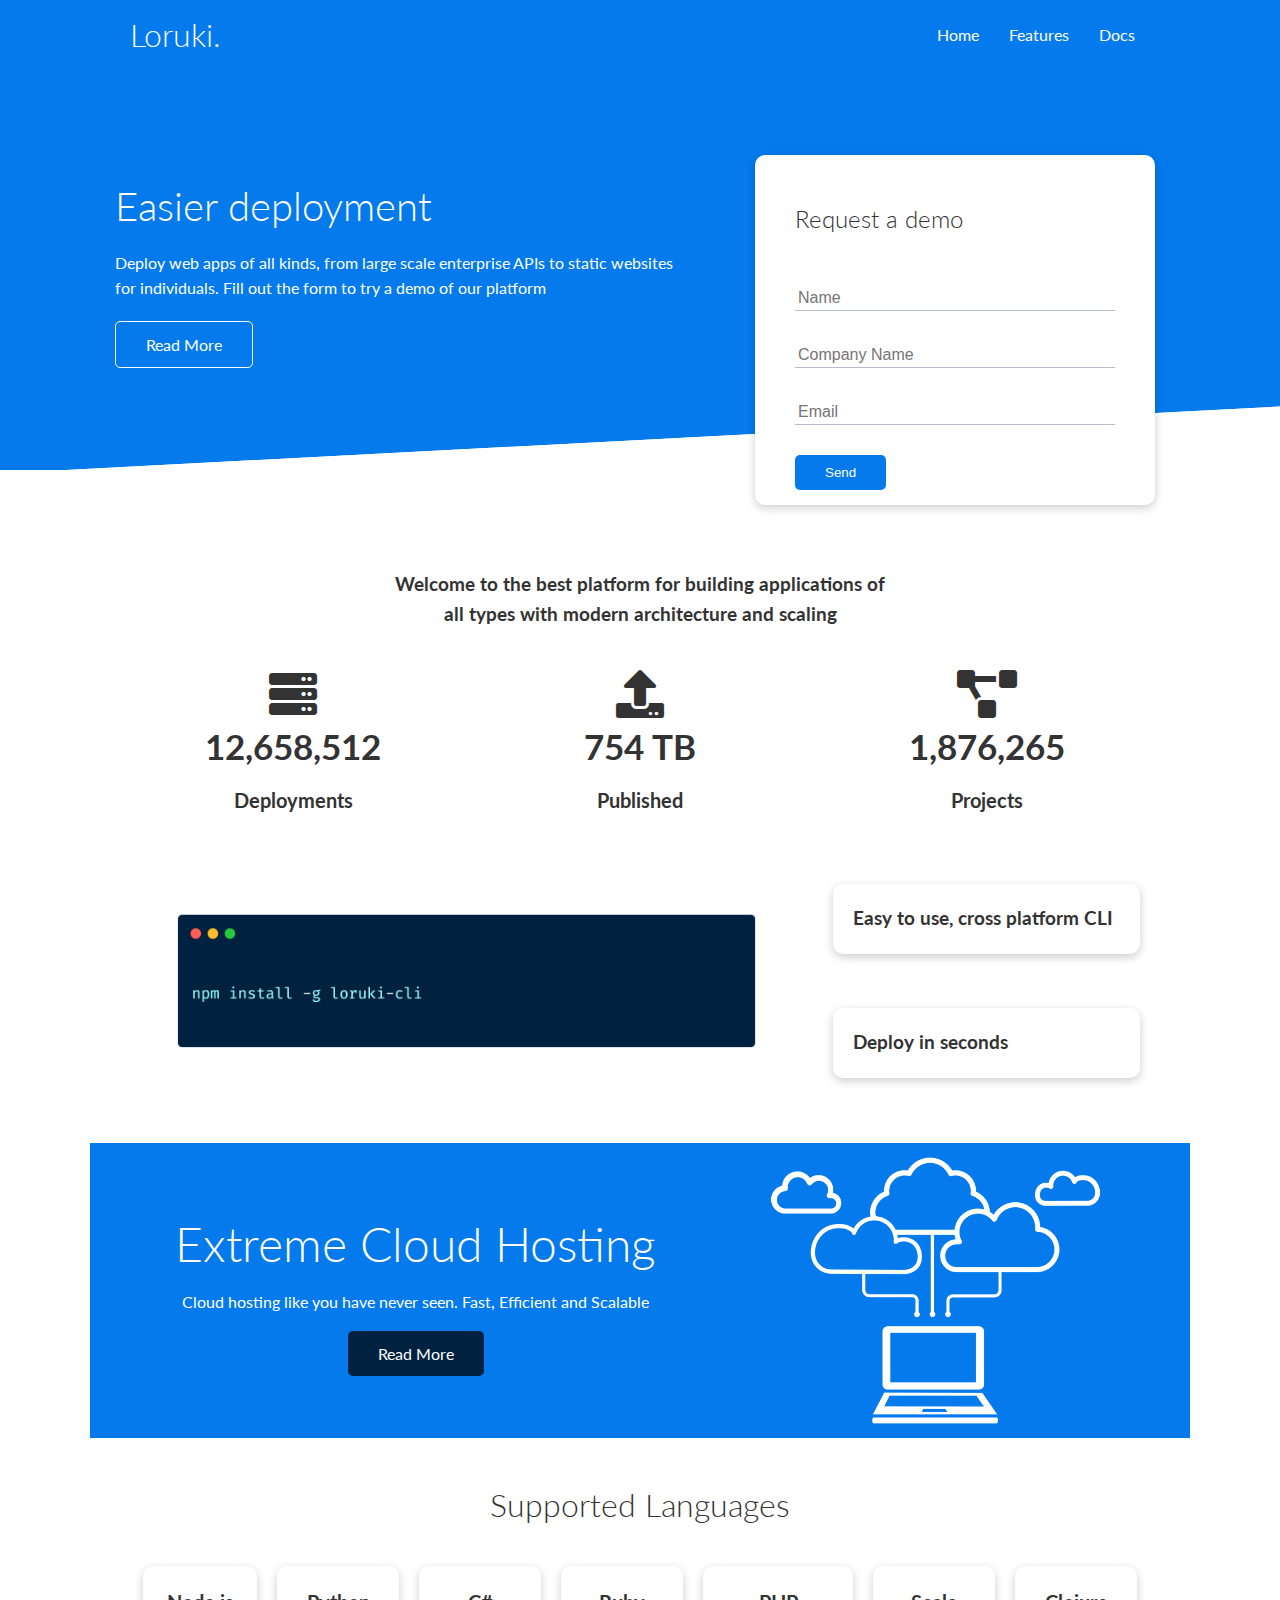
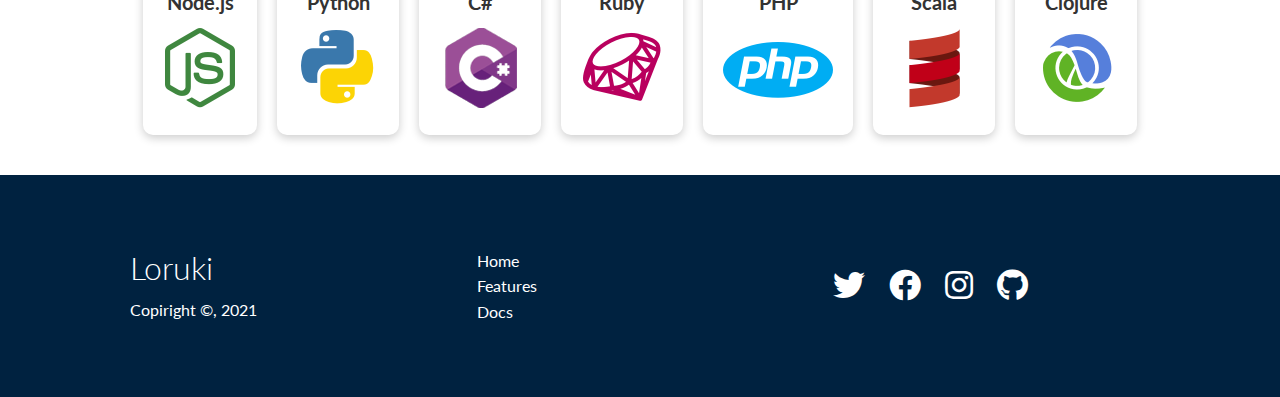
<file: index.html>
<!DOCTYPE html>
<html lang="en">

    <head>
        <meta charset="UTF-8">
        <meta name="viewport" content="width=device-width, initial-scale=1.0">
        <link rel="stylesheet" href="https://cdnjs.cloudflare.com/ajax/libs/font-awesome/5.15.2/css/all.min.css">
        <link rel="stylesheet" href="utilities.css">
        <link rel="stylesheet" href="stylesheet.css">
        <title>Loruki | Cluod Hosting</title>
    </head>

    <body>

        <header>
            <!-- Navbar Starts -->
            <div class="navbar">
                <div class="container flex">
                    <h1 class="logo">Loruki.</h1>
                    <nav>
                        <ul>
                            <li><a href="index.html">Home</a></li>
                            <li><a href="features.html">Features</a></li>
                            <li><a href="docs.html">Docs</a></li>
                        </ul>
                    </nav>
                </div>
            </div>
            <!-- Navbar Ends-->

            <!-- Showcase Section Starts -->
            <section class="showcase">
                <div class="container grid">
                    <div class="showcase-text">
                        <h1>Easier deployment</h1>
                        <p>Deploy web apps of all kinds, from large scale enterprise APIs to static websites for individuals. Fill out the form to try a demo of our platform</p>
                        <a href="features.html" class="btn btn-outline">Read More</a>
                    </div>
                    <div class="showcase-form card">
                        <h2>Request a demo</h2>
                        <form name="contact" method="POST" netlify-honeypot="bot-field" data-netlify="true">
                            <p class="hidden"><label>Don’t fill this out if you’re human: <input name="bot-field" /></label></p>
                            <input type="hidden" name="form-name" value="contact">
                            <div class="form-control">
                                <input type="text" name="name" placeholder="Name" required>
                            </div>
                            <div class="form-control">
                                <input type="text" name="company" placeholder="Company Name" required>
                            </div>
                            <div class="form-control">
                                <input type="email" name="email" placeholder="Email" required>
                            </div>
                            <input type="submit" value="Send" class="btn btn-primary">
                        </form>
                    </div>
                </div>
            </section>
            <!-- Showcase Section Ends -->

            <!-- Stats Section Starts -->
            <section class="stats">
                <div class="container">
                    <h3 class="stats-heading text-center my-1">Welcome to the best platform for building applications of all types with modern architecture and scaling</h3>
                    <div class="grid text-center my-4">
                        <div>
                            <i class="fas fa-server fa-3x"></i>
                            <h3>12,658,512</h3>
                            <p class="text-secondary">Deployments</p>
                        </div>
                        <div>
                            <i class="fas fa-upload fa-3x"></i>
                            <h3>754 TB</h3>
                            <p class="text-secondary">Published</p>
                        </div>
                        <div>
                            <i class="fas fa-project-diagram fa-3x"></i>
                            <h3>1,876,265</h3>
                            <p class="text-secondary">Projects</p>
                        </div>
                    </div>
                </div>
            </section>
            <!-- Stats Section Ends -->
        </header>

        <main>
            <!-- CLI Section Starts-->
            <section class="cli">
                <div class="container grid">
                    <img src="images/cli.png" alt="cli image">
                    <div class="card">
                        <h3>Easy to use, cross platform CLI</h3>
                    </div>
                    <div class="card">
                        <h3>Deploy in seconds</h3>
                    </div>
                </div>
            </section>
            <!-- CLI Section Ends-->

            <!-- Cloud Section Starts-->
            <section class="cloud my-2 py-2">
                <div class="container grid">
                    <div class="text-center">
                        <h2 class="lg">Extreme Cloud Hosting</h2>
                        <p class="leade my-1">Cloud hosting like you have never seen. Fast, Efficient and Scalable</p>
                        <a href="features.html" class="btn">Read More</a>
                    </div>
                    <img src="images/cloud.png" alt="cloud image">
                </div>
            </section>
            <!-- Cloud Section Ends-->

            <!-- Languages Section Starts-->
            <section class="languages">
                <h2 class="md text-center my-2">Supported Languages</h2>
                <div class="container flex">
                    <div class="card">
                        <h4>Node.js</h4>
                        <img src="images/logos/node.png" alt="">
                    </div>
                    <div class="card">
                        <h4>Python</h4>
                        <img src="images/logos/python.png" alt="">
                    </div>
                    <div class="card">
                        <h4>C#</h4>
                        <img src="images/logos/csharp.png" alt="">
                    </div>
                    <div class="card">
                        <h4>Ruby</h4>
                        <img src="images/logos/ruby.png" alt="">
                    </div>
                    <div class="card">
                        <h4>PHP</h4>
                        <img src="images/logos/php.png" alt="">
                    </div>
                    <div class="card">
                        <h4>Scala</h4>
                        <img src="images/logos/scala.png" alt="">
                    </div>
                    <div class="card">
                        <h4>Clojure</h4>
                        <img src="images/logos/clojure.png" alt="">
                    </div>
                </div>
            </section>
            <!-- Languages Section Ends-->
        </main>

        <footer class="footer py-5">
        <!-- Footer Starts-->
            <div class="container grid">
                <div>
                    <h1>Loruki</h1>
                    <p>Copiright &copy;, 2021</p>
                </div>
                <nav>
                    <ul>
                        <li><a href="index.html">Home</a></li>
                        <li><a href="features.html">Features</a></li>
                        <li><a href="docs.html">Docs</a></li>
                    </ul>
                </nav>
                <div class="social">
                    <a href=""><i class="fab fa-twitter fa-2x"></i></a>
                    <a href=""><i class="fab fa-facebook fa-2x"></i></a>
                    <a href=""><i class="fab fa-instagram fa-2x"></i></a>
                    <a href=""><i class="fab fa-github fa-2x"></i></a>
                </div>
            </div>
        <!-- Footer Ends-->
        </footer>

    </body>

</html>
</file>
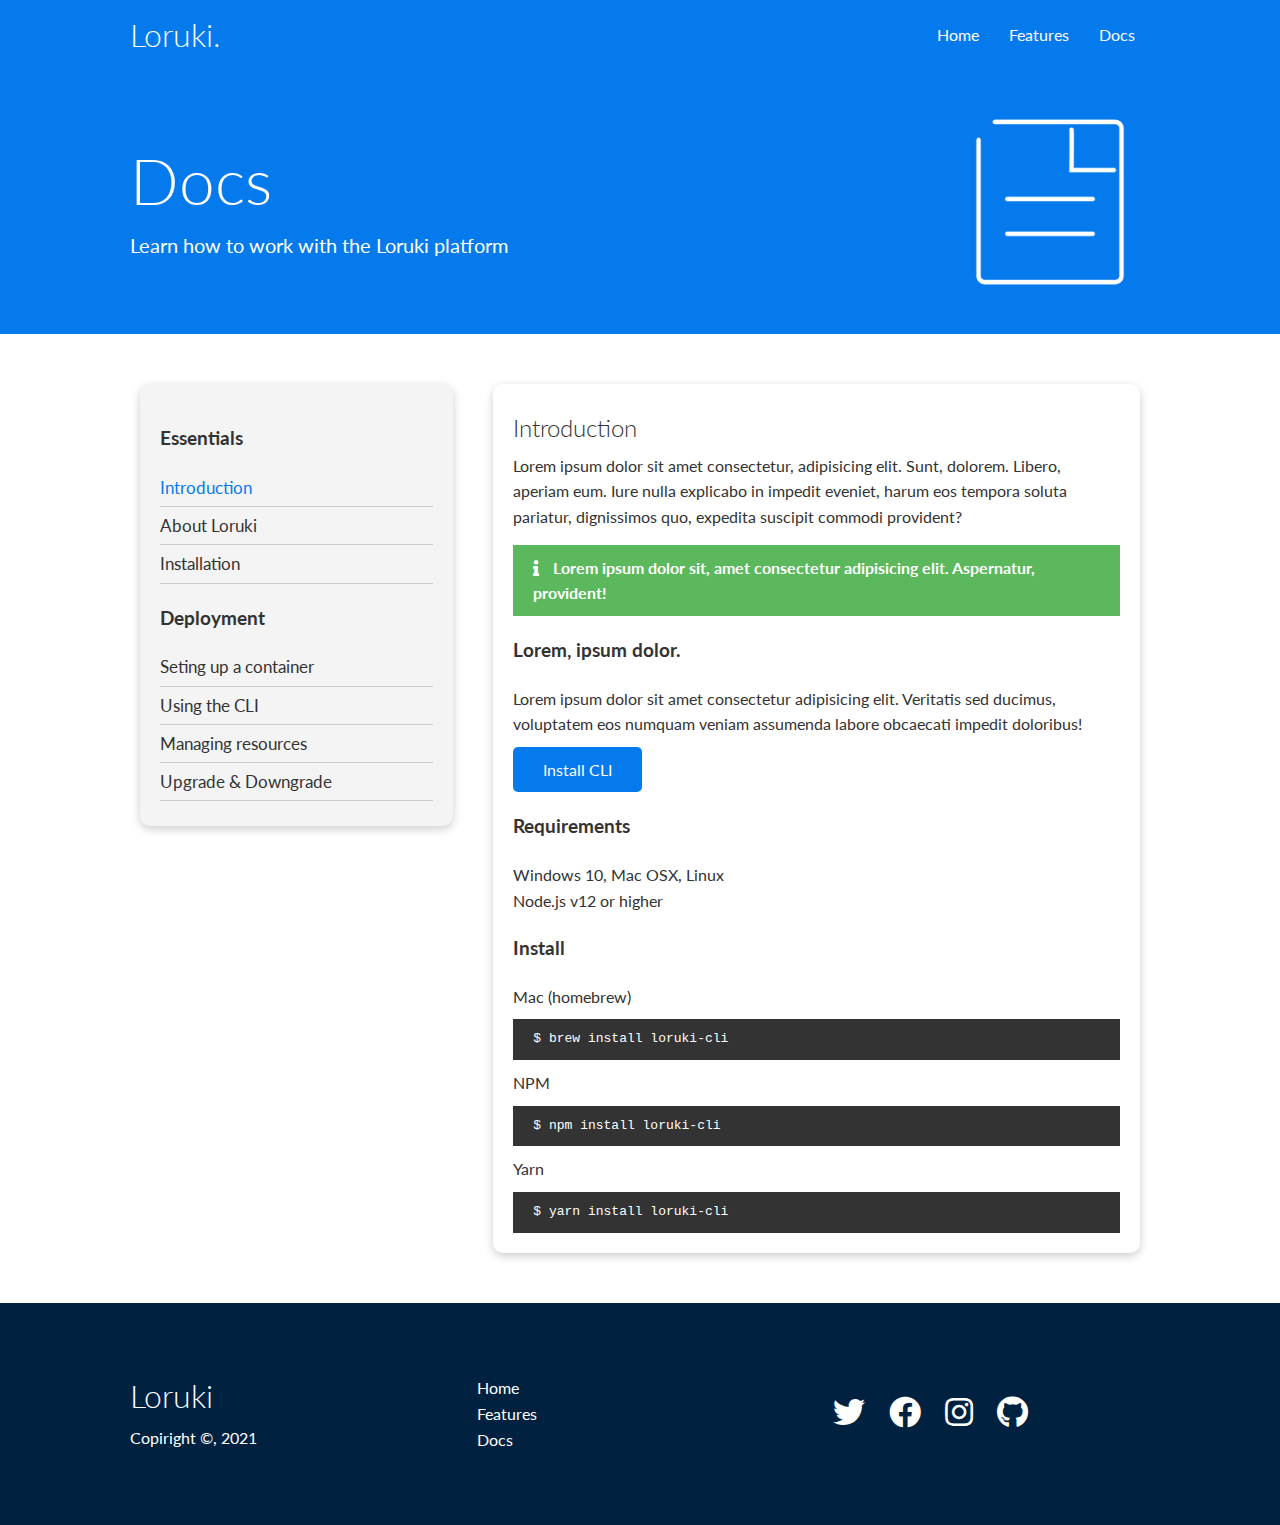
<file: docs.html>
<!DOCTYPE html>
<html lang="en">

    <head>
        <meta charset="UTF-8">
        <meta name="viewport" content="width=device-width, initial-scale=1.0">
        <link rel="stylesheet" href="https://cdnjs.cloudflare.com/ajax/libs/font-awesome/5.15.2/css/all.min.css">
        <link rel="stylesheet" href="utilities.css">
        <link rel="stylesheet" href="stylesheet.css">
        <title>Loruki | Cluod Hosting</title>
    </head>

    <body>

        <header>
            <!-- Navbar Starts -->
            <div class="navbar">
                <div class="container flex">
                    <h1 class="logo">Loruki.</h1>
                    <nav>
                        <ul>
                            <li><a href="index.html">Home</a></li>
                            <li><a href="features.html">Features</a></li>
                            <li><a href="docs.html">Docs</a></li>
                        </ul>
                    </nav>
                </div>
            </div>
            <!-- Navbar Ends-->

            <!-- Head Starts -->
            <section class="docs-head py-3">
                <div class="container grid">
                    <div>
                        <h1 class="xl">Docs</h1>
                        <p class="lead">Learn how to work with the Loruki platform</p>
                    </div>
                    <img src="images/docs.png" alt="">
                </div>
            </section>
            <!-- Head Ends -->
        </header>

        <main>
            <!-- Docs Main Section Starts -->
            <section class="docs-main my-4">
                <div class="container grid">
                    <div class="card p-3">

                        <h3 class="my-2">Essentials</h3>
                        <nav>
                            <ul>
                                <li><a href="" class="active-text">Introduction</a></li>
                                <li><a href="">About Loruki</a></li>
                                <li><a href="">Installation</a></li>
                            </ul>
                        </nav>

                        <h3 class="my-2">Deployment</h3>
                        <nav>
                            <ul>
                                <li><a href="">Seting up a container</a></li>
                                <li><a href="">Using the CLI</a></li>
                                <li><a href="">Managing resources</a></li>
                                <li><a href="">Upgrade & Downgrade</a></li>
                            </ul>
                        </nav>

                    </div>
                    <div class="card">
                        <h2>Introduction</h2>
                        <p>Lorem ipsum dolor sit amet consectetur, adipisicing elit. Sunt, dolorem. Libero, aperiam eum. Iure nulla explicabo in impedit eveniet, harum eos tempora soluta pariatur, dignissimos quo, expedita suscipit commodi provident?</p>
                        <div class="alert alert-success">
                            <i class="fas fa-info"></i> Lorem ipsum dolor sit, amet consectetur adipisicing elit. Aspernatur, provident!
                        </div>
                        <h3>Lorem, ipsum dolor.</h3>
                        <p>Lorem ipsum dolor sit amet consectetur adipisicing elit. Veritatis sed ducimus, voluptatem eos numquam veniam assumenda labore obcaecati impedit doloribus!</p>
                        <a href="" class="btn">Install CLI</a>
                        <h3>Requirements</h3>
                        <ul>
                            <li>Windows 10, Mac OSX, Linux</li>
                            <li>Node.js v12 or higher</li>
                        </ul>
                        <h3>Install</h3>
                        <p>Mac (homebrew)</p>
                        <pre><code>$ brew install loruki-cli</code></pre>
                        <p>NPM</p>
                        <pre><code>$ npm install loruki-cli</code></pre>
                        <p>Yarn</p>
                        <pre><code>$ yarn install loruki-cli</code></pre>
                    </div>
                </div>
            </section>
            <!-- Docs Main Section Ends -->
        </main>

        <footer class="footer py-5">
            <!-- Footer Starts-->
            <div class="container grid">
                <div>
                    <h1>Loruki</h1>
                    <p>Copiright &copy;, 2021</p>
                </div>
                <nav>
                    <ul>
                        <li><a href="index.html">Home</a></li>
                        <li><a href="features.html">Features</a></li>
                        <li><a href="docs.html">Docs</a></li>
                    </ul>
                </nav>
                <div class="social">
                    <a href=""><i class="fab fa-twitter fa-2x"></i></a>
                    <a href=""><i class="fab fa-facebook fa-2x"></i></a>
                    <a href=""><i class="fab fa-instagram fa-2x"></i></a>
                    <a href=""><i class="fab fa-github fa-2x"></i></a>
                </div>
            </div>
            <!-- Footer Ends-->
        </footer>

    </body>

</html>
</file>
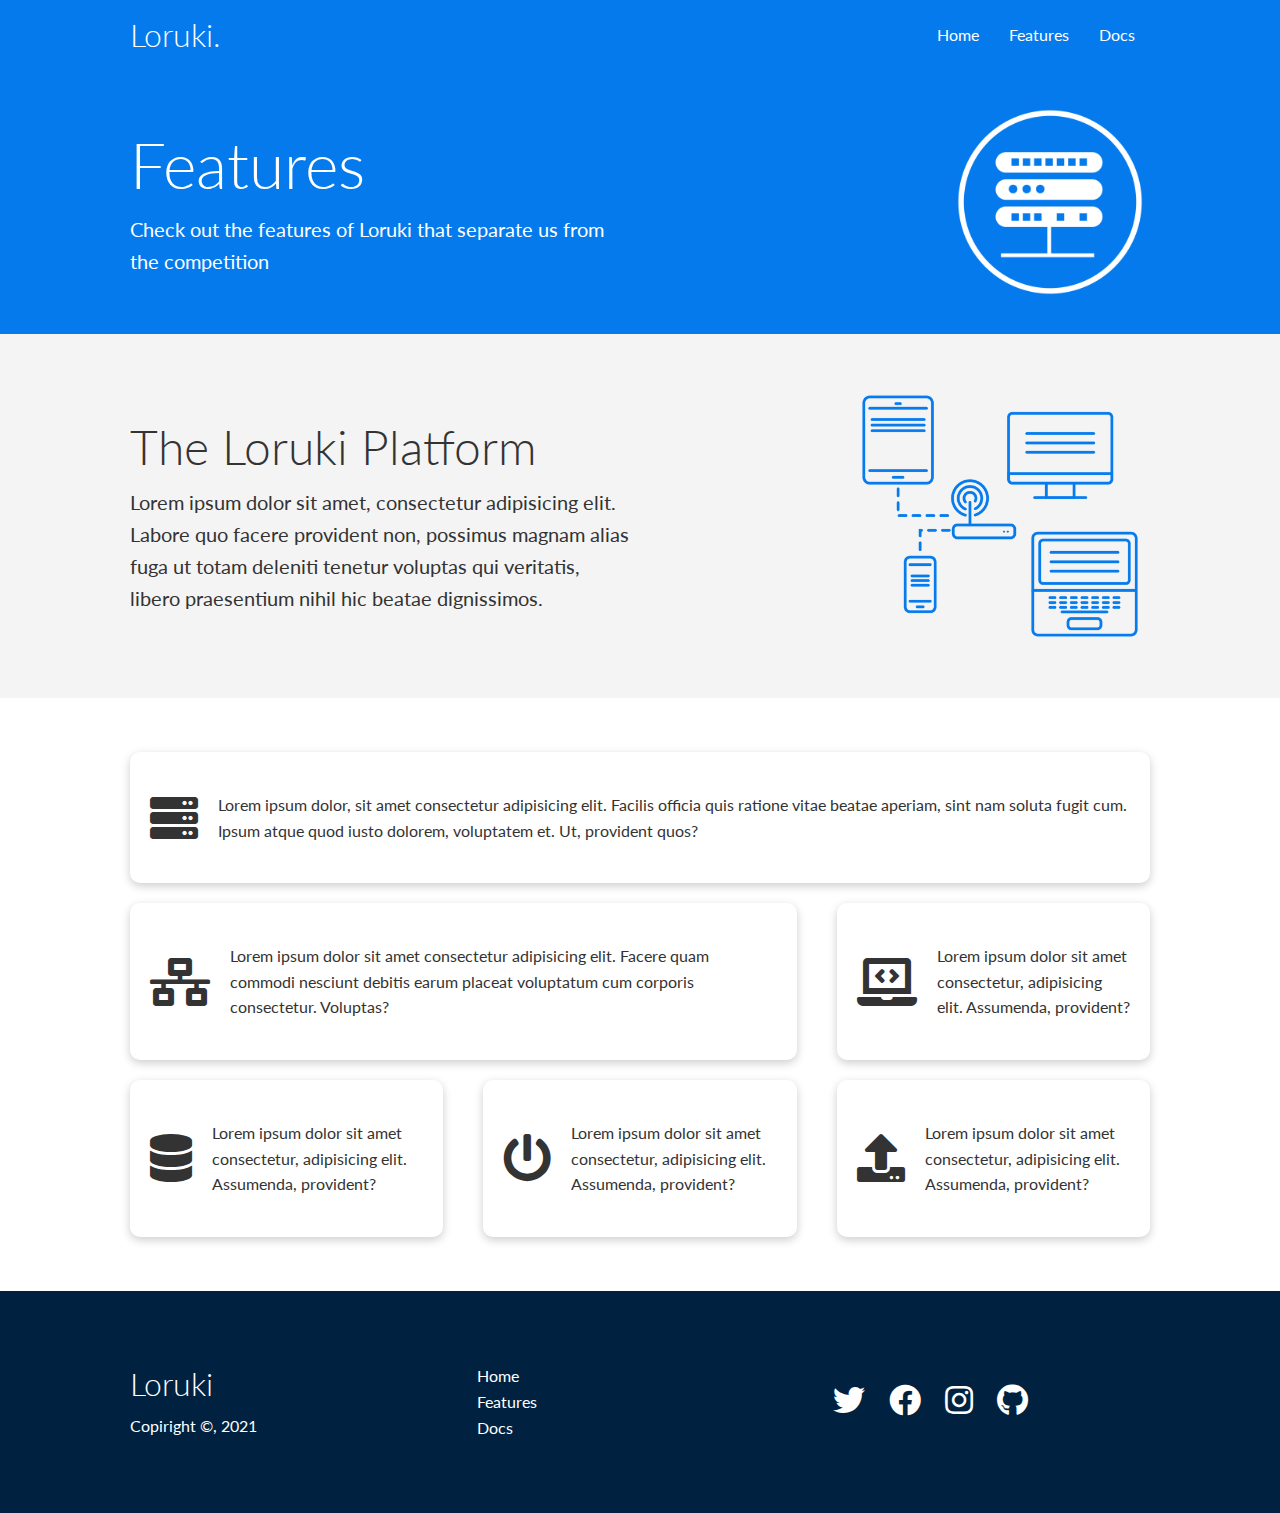
<file: features.html>
<!DOCTYPE html>
<html lang="en">

    <head>
        <meta charset="UTF-8">
        <meta name="viewport" content="width=device-width, initial-scale=1.0">
        <link rel="stylesheet" href="https://cdnjs.cloudflare.com/ajax/libs/font-awesome/5.15.2/css/all.min.css">
        <link rel="stylesheet" href="utilities.css">
        <link rel="stylesheet" href="stylesheet.css">
        <title>Loruki | Cluod Hosting</title>
    </head>

    <body>

        <header>
            <!-- Navbar Starts -->
            <div class="navbar">
                <div class="container flex">
                    <h1 class="logo">Loruki.</h1>
                    <nav>
                        <ul>
                            <li><a href="index.html">Home</a></li>
                            <li><a href="features.html">Features</a></li>
                            <li><a href="docs.html">Docs</a></li>
                        </ul>
                    </nav>
                </div>
            </div>
            <!-- Navbar Ends-->

            <!-- Head Starts -->
            <section class="features-head py-3">
                <div class="container grid">
                    <div>
                        <h1 class="xl">Features</h1>
                        <p class="lead">Check out the features of Loruki that separate us from the competition</p>
                    </div>
                    <img src="images/server.png" alt="">
                </div>
            </section>
            <!-- Head Ends -->

            <!-- Sub Head Starts-->
            <section class="features-sub-head py-3">
                <div class="container grid">
                    <div>
                        <h1 class="lg">The Loruki Platform</h1>
                        <p>Lorem ipsum dolor sit amet, consectetur adipisicing elit. Labore quo facere provident non, possimus magnam alias fuga ut totam deleniti tenetur voluptas qui veritatis, libero praesentium nihil hic beatae dignissimos.</p>
                    </div>
                    <img src="images/server2.png" alt="">
                </div>
            </section>
            <!-- Sub Head Ends-->
        </header>

        <main>
            <!-- Features Main Starts -->
            <section class="features-main my-2">
                <div class="container grid">
                    <div class="card flex">
                        <i class="fas fa-server fa-3x"></i>
                        <p>Lorem ipsum dolor, sit amet consectetur adipisicing elit. Facilis officia quis ratione vitae beatae aperiam, sint nam soluta fugit cum. Ipsum atque quod iusto dolorem, voluptatem et. Ut, provident quos?</p>
                    </div>
                    <div class="card flex">
                        <i class="fas fa-network-wired fa-3x"></i>
                        <p>Lorem ipsum dolor sit amet consectetur adipisicing elit. Facere quam commodi nesciunt debitis earum placeat voluptatum cum corporis consectetur. Voluptas?</p>
                    </div>
                    <div class="card flex">
                        <i class="fas fa-laptop-code fa-3x"></i>
                        <p>Lorem ipsum dolor sit amet consectetur, adipisicing elit. Assumenda, provident?</p>
                    </div>
                    <div class="card flex">
                        <i class="fas fa-database fa-3x"></i>
                        <p>Lorem ipsum dolor sit amet consectetur, adipisicing elit. Assumenda, provident?</p>
                    </div>
                    <div class="card flex">
                        <i class="fas fa-power-off fa-3x"></i>
                        <p>Lorem ipsum dolor sit amet consectetur, adipisicing elit. Assumenda, provident?</p>
                    </div>
                    <div class="card flex">
                        <i class="fas fa-upload fa-3x"></i>
                        <p>Lorem ipsum dolor sit amet consectetur, adipisicing elit. Assumenda, provident?</p>
                    </div>
                </div>
            </section>
            <!-- Features Main Starts -->
        </main>

        <footer class="footer py-5">
            <!-- Footer Starts-->
            <div class="container grid">
                <div>
                    <h1>Loruki</h1>
                    <p>Copiright &copy;, 2021</p>
                </div>
                <nav>
                    <ul>
                        <li><a href="index.html">Home</a></li>
                        <li><a href="features.html">Features</a></li>
                        <li><a href="docs.html">Docs</a></li>
                    </ul>
                </nav>
                <div class="social">
                    <a href=""><i class="fab fa-twitter fa-2x"></i></a>
                    <a href=""><i class="fab fa-facebook fa-2x"></i></a>
                    <a href=""><i class="fab fa-instagram fa-2x"></i></a>
                    <a href=""><i class="fab fa-github fa-2x"></i></a>
                </div>
            </div>
            <!-- Footer Ends-->
        </footer>

    </body>

</html>
</file>
<file: utilities.css>
@import url('https://fonts.googleapis.com/css2?family=Lato:wght@300&display=swap');

/* Variables */

:root {
    --main-color: #047aed;
    --secondary-color: #1c3fa8;
    --dark-color: #002240;
    --light-color: #f4f4f4;
}

/* Common CSS */

* {
    box-sizing: border-box;
    padding: 0;
    margin: 0;
}

body {
    font-family: 'Lato', sans-serif;
    color: #333;
    line-height: 1.6;
}

ul {
    list-style-type: none;
}

a {
    text-decoration: none;
    color: #333;
}

h1, h2 {
    font-weight: 300;
    line-height: 1.2;
    margin: 10px 0;
}

p {
    margin: 10px 0;
}

img {
    width: 100%;
}

/* Display */

.container {
    max-width: 1100px;
    margin: 0 auto;
    overflow: auto;
    padding: 0 40px;
}

.flex {
    display: flex;
    justify-content: center;
    align-items: center;
    height: 100%;
}

.grid {
    display: grid;
    grid-template-columns: repeat(2, 1fr);
    gap: 20px;
    justify-content: center;
    align-items: center;
    height: 100%;
}

/* Margins */

.my-1 {
    margin: 1rem 0;
}

.my-2 {
    margin: 1.5rem 0;
}

.my-3 {
    margin: 2rem 0;
}

.my-4 {
    margin: 2.5rem 0;
}

.my-5 {
    margin: 4rem 0;
}

.m-1 {
    margin: 1rem;
}

.m-2 {
    margin: 1.5rem;
}

.m-3 {
    margin: 2rem;
}

.m-4 {
    margin: 2.5rem;
}

.m-5 {
    margin: 4re;
}

/*Padding */

.py-1 {
    padding: 1rem 0;
}

.py-2 {
    padding: 1.5rem 0;
}

.py-3 {
    padding: 2rem 0;
}

.py-4 {
    padding: 2.5rem 0;
}

.py-5 {
    padding: 4rem 0;
}

.p-1 {
    padding: 1rem;
}

.p-2 {
    padding: 1.5rem;
}

.p-3 {
    padding: 2rem;
}

.p-4 {
    padding: 2.5rem;
}

.p-5 {
    padding: 4re;
}

/* Text Sizes */

.lead {
    font-size: 20px;
}

.sm {
    font-size: 1rem;
}

.md {
    font-size: 2rem;
}

.lg {
    font-size: 3rem;
}

.xl {
    font-size: 4rem;
}

.active-text {
    color: var(--main-color);
}

/* Other Utilities */

.text-center {
    text-align: center;
}

.card {
    background-color: #fff;
    color: #333;
    border-radius: 10px;
    box-shadow: 0 3px 10px rgb(0, 0, 0, .2);
    padding: 20px;
    margin: 10px;
}

.btn {
    display: inline-block;
    padding: 10px 30px;
    cursor: pointer;
    background: var(--main-color);
    color: #fff;
    border: none;
    border-radius: 5px;
    transition: transform .4s ease-in-out;
}

.btn-outline {
    background-color: transparent;
    border: 1px solid #fff;
}

.btn:hover {
    transform: scale(.98);
}

.hidden {
    visibility: hidden;
    height: 0;
}
</file>
<file: stylesheet.css>
/* Navbar Section Starts */

.navbar {
    background-color: var(--main-color);
    color: #fff;
    height: 70px;
}

.navbar ul {
    display: flex;
}

.navbar a {
    color: #fff;
    padding: 10px;
    margin: 0 5px;
}

.navbar a:hover {
    border-bottom: 2px solid #fff;
}

.navbar .flex {
    justify-content: space-between;
}

/* Navbar Section Ends */

/* Showcase Section Starts */

.showcase {
    height: 400px;
    background-color: var(--main-color);
    color: #fff;
    position: relative;
}

.showcase h1 {
    font-size: 40px;
}

.showcase p {
    margin: 20px 0;
}

.showcase .grid {
    grid-template-columns: 55% 45%;
    gap: 30px;
    overflow: visible;
}

.showcase-text {
    animation: slideInFromLeft 1.2s ease-in;
}

.showcase-form {
    position: relative;
    top: 60px;
    height: 350px;
    width: 400px;
    padding: 40px;
    z-index: 100;
    justify-self: flex-end;
    animation: slideInFromRight 1.2s ease-in;
}

.showcase-form .form-control {
    margin: 30px 0;
}

.showcase-form input[type='text'], .showcase-form input[type='email'] {
    border: 0;
    border-bottom: 1px solid #b4becb;
    width: 100%;
    padding: 3px;
    font-size: 16px;
}

.showcase-form input:focus {
    outline: none;
}

.showcase::before, .showcase::after {
    content: '';
    position: absolute;
    height: 100px;
    bottom: -70px;
    right: 0;
    left: 0;
    background: #fff;
    transform: skewY(-3deg);
    -webkit-transform: skewY(-3deg);
    -moz-transform: skewY(-3deg);
    -ms-transform: skewY(-3deg);
}

/* Showcase section Ends */

/* Stat Section Starts */

.stats {
    padding-top: 100px;
    animation: slideInFromBottom 1.2s ease-in;
}

.stats .grid {
    grid-template-columns: repeat(3, 1fr);
}

.stats-heading {
    max-width: 500px;
    margin: auto;
}

.stats .grid h3 {
    font-size: 35px;
}

.stats .grid p {
    font-size: 20px;
    font-weight: bold;
}

/* Stat Section Ends */

/* CLI Section Starts */

.cli .grid {
    grid-template-columns: repeat(3, 1fr);
    grid-template-rows: repeat(2, 1fr);
}

.cli .grid > *:first-child /*img*/ {
    grid-column: 1/span 2;
    grid-row: 1 / span 2;
}

/* CLI Section Ends */

/* Cloud Section Starts */

.cloud .grid {
    grid-template-columns: 4fr 3fr;
    background-color: var(--main-color);
    color: #fff;
}

.cloud .btn {
    background-color: var(--dark-color);
}

/* Cloud Section Ends */

/* Languages Section Starts */

.languages .card {
    text-align: center;
    margin: 18px 10px 40px;
    transition: transform .3s ease;
}

.languages .flex {
    flex-wrap: wrap;
}

.languages .card h4 {
    font-size: 20px;
    margin-bottom: 10px;
}

.languages .card:hover {
    transform: translate(7px, -10px);
}

/* Languages Section Ends */

/* Footer Starts */

.footer .grid {
    grid-template-columns: repeat(3, 1fr);
}

.footer {
    background-color: var(--dark-color);
    color: #fff;
}

.footer a {
    color: #fff;
}

.footer .social a {
    margin: 0 10px;
}

.footer a:hover {
    color: #b4becb;
}

/* Footer Ends */

/* Animations */

@keyframes slideInFromLeft {
    0% {
        transform: translateX(-100%);
    }
    100% {
        transform: translateX(0);
    }
}

@keyframes slideInFromRight {
    0% {
        transform: translateX(100%);
    }
    100% {
        transform: translateX(0);
    }
}

@keyframes slideInFromTop {
    0% {
        transform: translateY(-100%);
    }
    100% {
        transform: translateY(0);
    }
}

@keyframes slideInFromBottom {
    0% {
        transform: translateY(100%);
    }
    100% {
        transform: translateY(0);
    }
}

/* Media Queries */

@media(max-width: 768px) {
    .grid, .showcase .grid, .stats .grid, .cli .grid, .cloud .grid, .features-main .grid, .docs-main .grid {
        grid-template-columns: 1fr;
        grid-template-rows: 1fr;
    }
    .showcase {
        height: auto;
    }
    .showcase-text {
        text-align: center;
        margin-top: 40px;
        animation: slideInFromTop 1.2s ease-in;
    }
    .showcase-form {
        justify-self: center;
        margin: auto;
    }
    .cli .grid > *:first-child /*img*/ {
        grid-column: 1;
        grid-row: 1;
    }
    .features-head, .features-sub-head, .docs-head {
        text-align: center;
    }
    .features-head img, .features-sub-head img, .docs-head img {
        justify-self: center;
    }
}

@media(max-width: 500px) {
    .navbar {
        height: 110px;
    }
    .navbar .flex {
        flex-direction: column;
    }
    .navbar ul {
        padding: 10px;
        background-color: rgba(0, 0, 0, .1);
    }
    .features-main .grid > *:first-child, .features-main .grid > *:nth-child(2) {
        grid-column: 1;
    }
}

/* Features Head Starts */

.features-head {
    background-color: var(--main-color);
    color: #fff;
}

.features-head img {
    width: 200px;
    justify-self: flex-end;
}

/* Features Head Ends */

/* Features Sub Head Starts */

.features-sub-head {
    background-color: var(--light-color);
    color: #333;
}

.features-sub-head img {
    width: 300px;
    justify-self: flex-end;
}

.features-sub-head p {
    font-size: 20px;
}

/* Features Sub Head Ends */

/* Features Cards Section Starts */

.features-main .card > i {
    margin-right: 20px;
}

.features-main .grid {
    grid-template-columns: repeat(3, 1fr);
    padding: 30px;
}

.features-main .grid > *:first-child {
    grid-column: 1/span 3;
}

.features-main .grid > *:nth-child(2) {
    grid-column: 1/span 2;
}

/* Features Cards Section Ends */

/* Docs Head Starts */

.docs-head {
    background-color: var(--main-color);
    color: #fff;
}

.docs-head img {
    width: 200px;
    justify-self: flex-end;
}

/* Docs Head Ends */

/* Docs Main Section  Starts */

.docs-main .container > *:first-child {
    background-color: var(--light-color);
    color: #333;
}

.docs-main h3 {
    margin: 20px 0;
}

.docs-main .grid {
    grid-template-columns: 1fr 2fr;
    align-items: flex-start;
}

.docs-main nav li {
    font-size: 17px;
    padding-bottom: 5px;
    margin-bottom: 5px;
    border-bottom: 1px solid #ccc;
}

.docs-main a:hover {
    font-weight: bold;
}

.alert {
    background-color: var(--light-color);
    padding: 10px 20px;
    font-weight: bold;
    margin: 15px 0;
}

.alert i {
    margin-right: 10px;
}

.alert-success {
    background-color: #5cb85c;
    color: #fff;
}

.alert-error {
    background-color: #d9534f;
    color: #fff;
}

code, pre {
    background: #333;
    color: #fff;
    padding: 10px;
}

/* Docs Main Section Ends */
</file>
